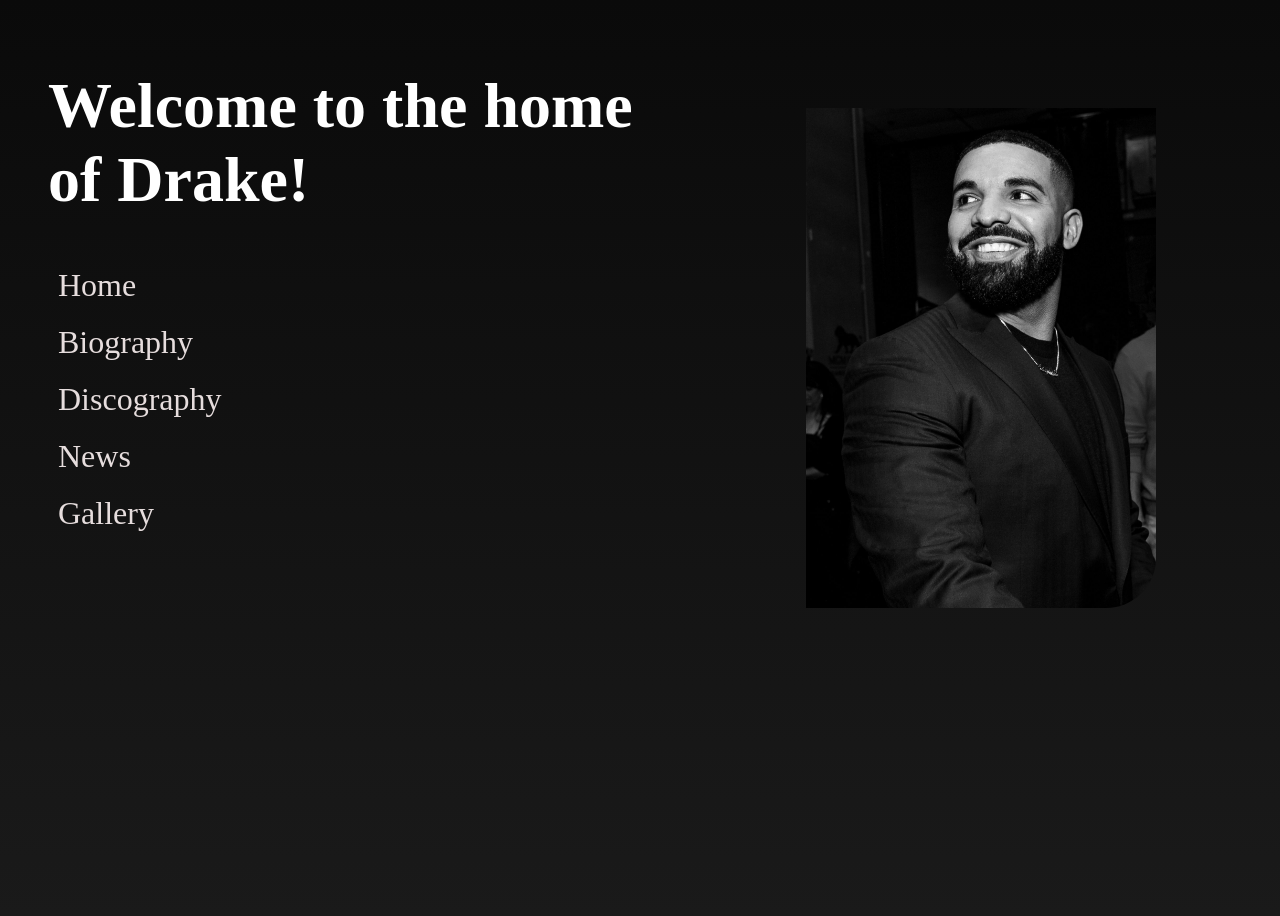
<file: Drake-Bio/index.html>
<!DOCTYPE html>
<html lang="en">
<head>
    <meta charset="UTF-8">
    <meta name="description" content="Drake Fan Website — Discover music, career, and more.">
    <meta name="keywords" content="Drake, music, fan site, albums, news">
    <meta name="viewport" content="width=device-width, initial-scale=1.0">
    <title>Drake Fan Site</title>
    <link rel="stylesheet" href="style.css">
</head>
<body class="home-page">

  <main class="container">
    <div class="left">
    <header>
        <h1>Welcome to the home of Drake!</h1>
        <nav>
          <ul>
          <li><a href="index.html">Home</a></li>
          <li><a href="biography.html">Biography</a></li>
          <li><a href="discography.html">Discography</a></li>
          <li><a href="news.html">News</a></li>
          <li><a href="gallery.html">Gallery</a></li>
          </ul>
        </nav>

    </header>
    </div>

    <div class="right">
      <div class="img-wrapper">
      <img src="images/drake.jpg" alt="Drake">
      </div>
    </div>

  </main>
  
</body>
</html>
</file>
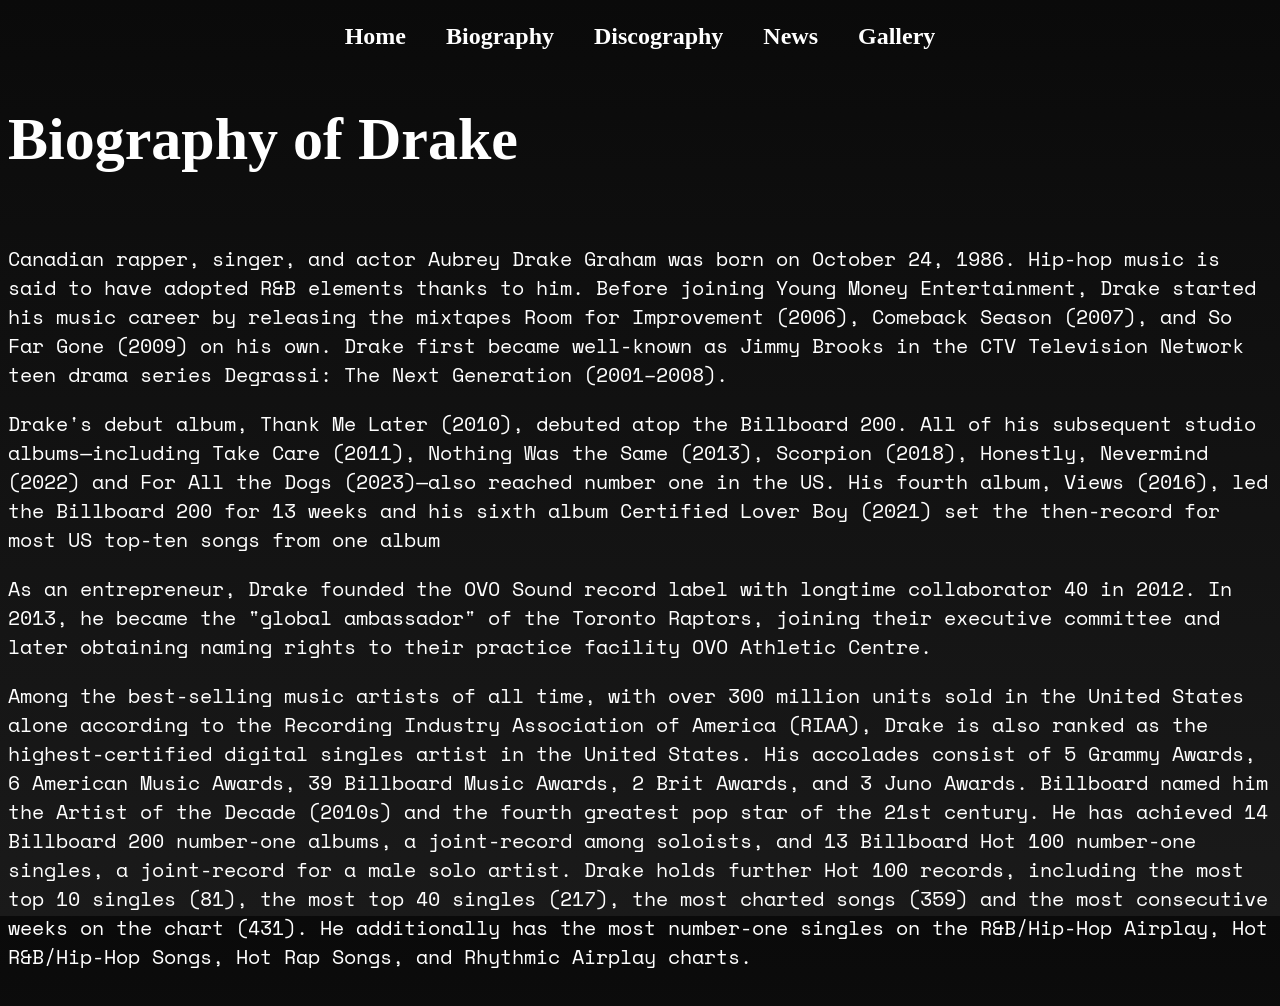
<file: Drake-Bio/biography.html>
<!DOCTYPE html>
<html lang="en">
<head>
    <meta charset="UTF-8">
    <meta name="description" content="Drake Biography — Career, albums, and life.">
    <meta name="keywords" content="Drake, biography, music, albums">
    <meta name="viewport" content="width=device-width, initial-scale=1.0">
    <title>Drake Biography</title>
    <link rel="stylesheet" href="style.css">
    <link rel="preconnect" href="https://fonts.googleapis.com">
<link rel="preconnect" href="https://fonts.gstatic.com" crossorigin>
<link href="https://fonts.googleapis.com/css2?family=Space+Mono&family=Stack+Sans+Headline:wght@200..700&display=swap" rel="stylesheet">
</head>

<body class="bio-page">

  <nav class="main-nav">
    <ul>
      <li><a href="index.html">Home</a></li>
      <li><a href="biography.html">Biography</a></li>
      <li><a href="discography.html">Discography</a></li>
      <li><a href="news.html">News</a></li>
      <li><a href="gallery.html">Gallery</a></li>
    </ul>
  </nav>

<header class="page-header">
    <h1>Biography of Drake</h1>
  </header>

  <main class="container-bio">
  
    <div class="drake-bio">
      <p>
        Canadian rapper, singer, and actor Aubrey Drake Graham was born on October 24, 1986. Hip-hop music is said to have adopted R&B elements thanks to him. Before joining Young Money Entertainment, Drake started his music career by releasing the mixtapes Room for Improvement (2006), Comeback Season (2007), and So Far Gone (2009) on his own. Drake first became well-known as Jimmy Brooks in the CTV Television Network teen drama series Degrassi: The Next Generation (2001–2008).
      </p>
      <p>
        Drake's debut album, Thank Me Later (2010), debuted atop the Billboard 200. All of his subsequent studio albums—including Take Care (2011), Nothing Was the Same (2013), Scorpion (2018), Honestly, Nevermind (2022) and For All the Dogs (2023)—also reached number one in the US. His fourth album, Views (2016), led the Billboard 200 for 13 weeks and his sixth album Certified Lover Boy (2021) set the then-record for most US top-ten songs from one album
      </p>
      <p>
        As an entrepreneur, Drake founded the OVO Sound record label with longtime collaborator 40 in 2012. In 2013, he became the "global ambassador" of the Toronto Raptors, joining their executive committee and later obtaining naming rights to their practice facility OVO Athletic Centre.
      </p>
      <p>
        Among the best-selling music artists of all time, with over 300 million units sold in the United States alone according to the Recording Industry Association of America (RIAA), Drake is also ranked as the highest-certified digital singles artist in the United States. His accolades consist of 5 Grammy Awards, 6 American Music Awards, 39 Billboard Music Awards, 2 Brit Awards, and 3 Juno Awards. Billboard named him the Artist of the Decade (2010s) and the fourth greatest pop star of the 21st century. He has achieved 14 Billboard 200 number-one albums, a joint-record among soloists, and 13 Billboard Hot 100 number-one singles, a joint-record for a male solo artist. Drake holds further Hot 100 records, including the most top 10 singles (81), the most top 40 singles (217), the most charted songs (359) and the most consecutive weeks on the chart (431). He additionally has the most number-one singles on the R&B/Hip-Hop Airplay, Hot R&B/Hip-Hop Songs, Hot Rap Songs, and Rhythmic Airplay charts.
      </p>
    </div>
  </main>

</body>
</file>
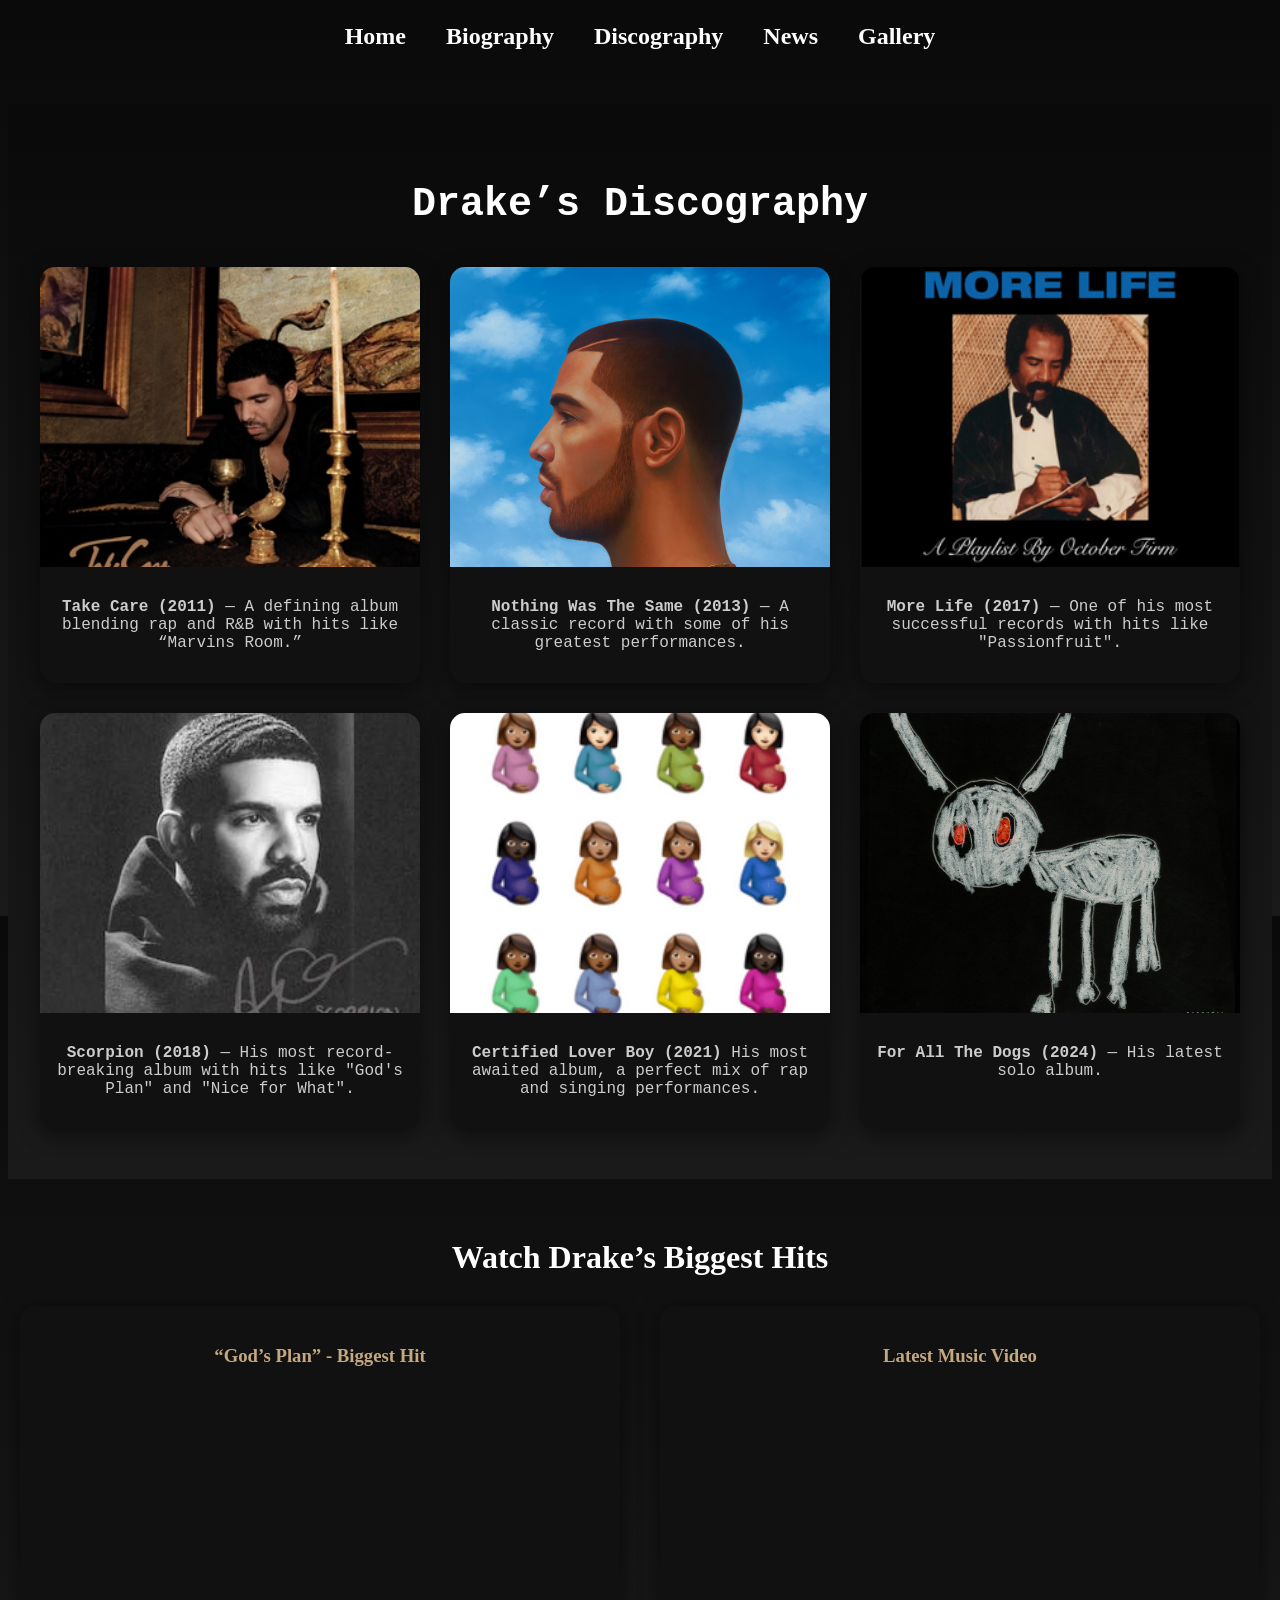
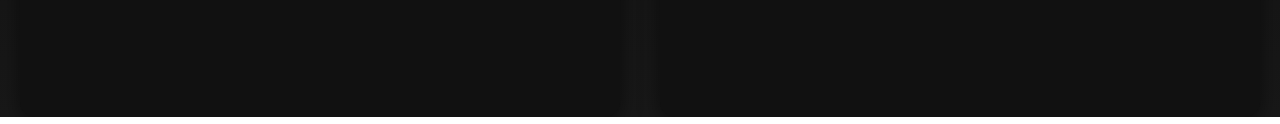
<file: Drake-Bio/discography.html>
<!DOCTYPE html>
<html lang="en">
<head>
  <meta charset="UTF-8">
  <meta name="viewport" content="width=device-width, initial-scale=1.0">
  <title>Drake Discography</title>
  <link rel="stylesheet" href="style.css">
</head>
<body class="discography-page">

    <nav class="main-nav">
      <ul>
        <li><a href="index.html">Home</a></li>
        <li><a href="biography.html">Biography</a></li>
        <li><a href="discography.html">Discography</a></li>
        <li><a href="news.html">News</a></li>
        <li><a href="gallery.html">Gallery</a></li>
      </ul>
    </nav>

  <main class="discography">
    <h1>Drake’s Discography</h1>
    
    <section class="albums-grid">
      <div class="album">
        <img src="images/take-care.jpg">
          <p><strong>Take Care (2011)</strong> — A defining album blending rap and R&B with hits like “Marvins Room.”</p>
      </div>

      <div class="album">
        <img src="images/nothing-was.jpg">
          <p><strong>Nothing Was The Same (2013)</strong> — A classic record with some of his greatest performances.</p>
      </div>

      <div class="album">
        <img src="images/more-life.jpg">
          <p><strong>More Life (2017)</strong> — One of his most successful records with hits like "Passionfruit".</p>
      </div>

      <div class="album">
        <img src="images/scorpion.jpg">
          <p><strong>Scorpion (2018)</strong> — His most record-breaking album with hits like "God's Plan" and "Nice for What".</p>
      </div>

      <div class="album">
        <img src="images/clb.png">
          <p><strong>Certified Lover Boy (2021)</strong> His most awaited album, a perfect mix of rap and singing performances.</p>
      </div>

      <div class="album">
        <img src="images/for-all-the-dogs.jpg">
          <p><strong>For All The Dogs (2024)</strong> — His latest solo album.</p>
      </div>
  </main>

  <section class="videos">
  <h2>Watch Drake’s Biggest Hits</h2>

  <div class="video-container">
    <div class="video">
      <h3>“God’s Plan” - Biggest Hit</h3>
        <iframe width="560" height="315" src="https://www.youtube.com/embed/xpVfcZ0ZcFM?si=F_ekR3CLcP32u03n" title="YouTube video player" frameborder="0" allow="accelerometer; autoplay; clipboard-write; encrypted-media; gyroscope; picture-in-picture; web-share" referrerpolicy="strict-origin-when-cross-origin" allowfullscreen></iframe>
    </div>

    <div class="video">
      <h3>Latest Music Video</h3>
        <iframe width="560" height="315" src="https://www.youtube.com/embed/weU76DGHKU0?si=7qFLh8KpsQio1sAc" title="YouTube video player" frameborder="0" allow="accelerometer; autoplay; clipboard-write; encrypted-media; gyroscope; picture-in-picture; web-share" referrerpolicy="strict-origin-when-cross-origin" allowfullscreen></iframe>
      </div>
    </div>
</section>

</body>
</html>
</file>
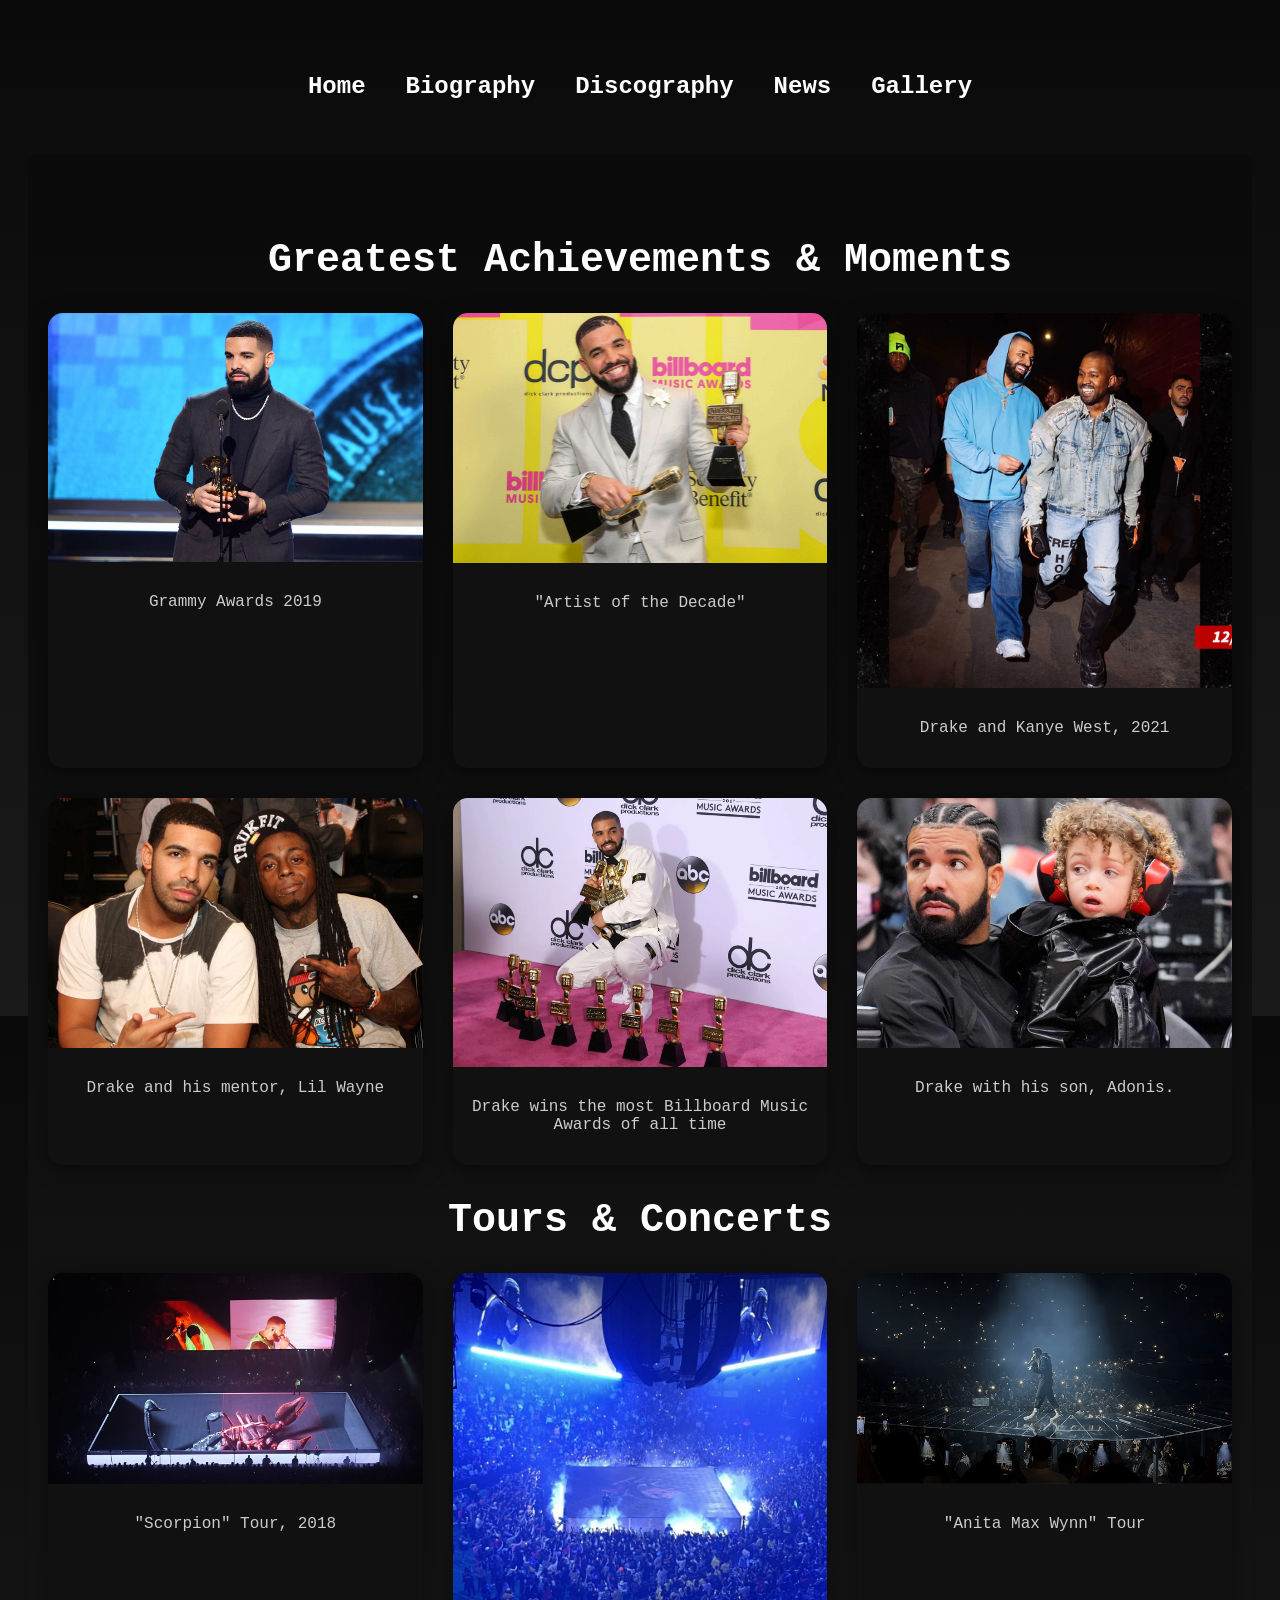
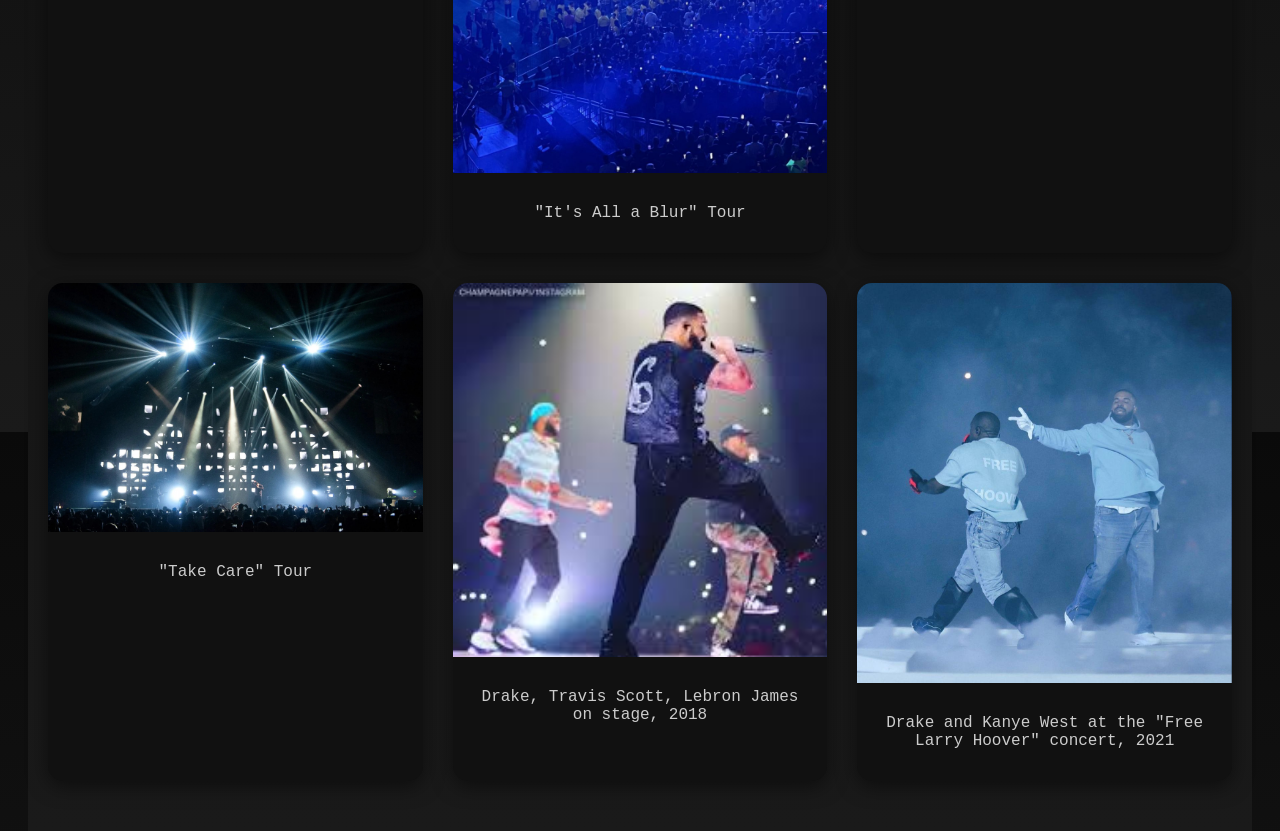
<file: Drake-Bio/gallery.html>
<!DOCTYPE html>
<html lang="en">
<head>
    <meta charset="UTF-8">
    <meta name="description" content="Drake Fan Website — Latest news and updates.">
    <meta name="keywords" content="Drake, news, updates, music, fan site">
    <meta name="viewport" content="width=device-width, initial-scale=1.0">
    <title>Drake Fan Site - News</title>
    <link rel="stylesheet" href="style.css">
</head>

<body class="gallery-page">

  <nav class="main-nav">
    <ul>
      <li><a href="index.html">Home</a></li>
      <li><a href="biography.html">Biography</a></li>
      <li><a href="discography.html">Discography</a></li>
      <li><a href="news.html">News</a></li>
      <li><a href="gallery.html">Gallery</a></li>
    </ul>
  </nav>

  <main class="gallery-page">

    <section class="gallery-section achievements">
      <h1>Greatest Achievements & Moments</h1>
      <div class="gallery-grid">
        <div class="gallery-item">
          <img src="images/drake-grammy.jpg" alt="Drake receiving award 1">
          <p>Grammy Awards 2019</p>
        </div>
        <div class="gallery-item">
          <img src="images/drake-billboard.jpg" alt="Drake receiving award 2">
          <p>"Artist of the Decade"</p>
        </div>
        <div class="gallery-item">
          <img src="images/drake-ye.jpg" alt="Drake Kanye">
          <p>Drake and Kanye West, 2021</p>
        </div>
        <div class="gallery-item">
          <img src="images/drake-wayne.jpg" alt="Drake Wayne">
          <p>Drake and his mentor, Lil Wayne</p>
        </div>
        <div class="gallery-item">
          <img src="images/drake-awards.jpg" alt="Drake Billboard">
          <p>Drake wins the most Billboard Music Awards of all time</p>
        </div>
        <div class="gallery-item">
          <img src="images/drake-son.jpg" alt="Drake Son">
          <p>Drake with his son, Adonis.</p>
        </div>
      </div>
    </section>

    <section class="gallery-section tours">
      <h1>Tours & Concerts</h1>
      <div class="gallery-grid">
        <div class="gallery-item">
          <img src="images/drake-scorpion.jpg" alt="Drake on tour 1">
          <p>"Scorpion" Tour, 2018 </p>
        </div>
        <div class="gallery-item">
          <img src="images/drake-blur.jpeg" alt="Drake on tour 2">
          <p>"It's All a Blur" Tour</p>
        </div>
        <div class="gallery-item">
          <img src="images/anita.jpg" alt="Drake on tour 3">
          <p>"Anita Max Wynn" Tour</p>
        </div>
        <div class="gallery-item">
          <img src="images/tk-tour.jpg" alt="Drake on tour 3">
          <p>"Take Care" Tour</p>
        </div>
        <div class="gallery-item">
          <img src="images/bron-trav.jpg" alt="Drake on tour 3">
          <p>Drake, Travis Scott, Lebron James on stage, 2018</p>
        </div>
        <div class="gallery-item">
          <img src="images/hoover.jpg" alt="Drake on tour 3">
          <p>Drake and Kanye West at the "Free Larry Hoover" concert, 2021</p>
        </div>
      </div>
    </section>

  </main>
</body>
</file>
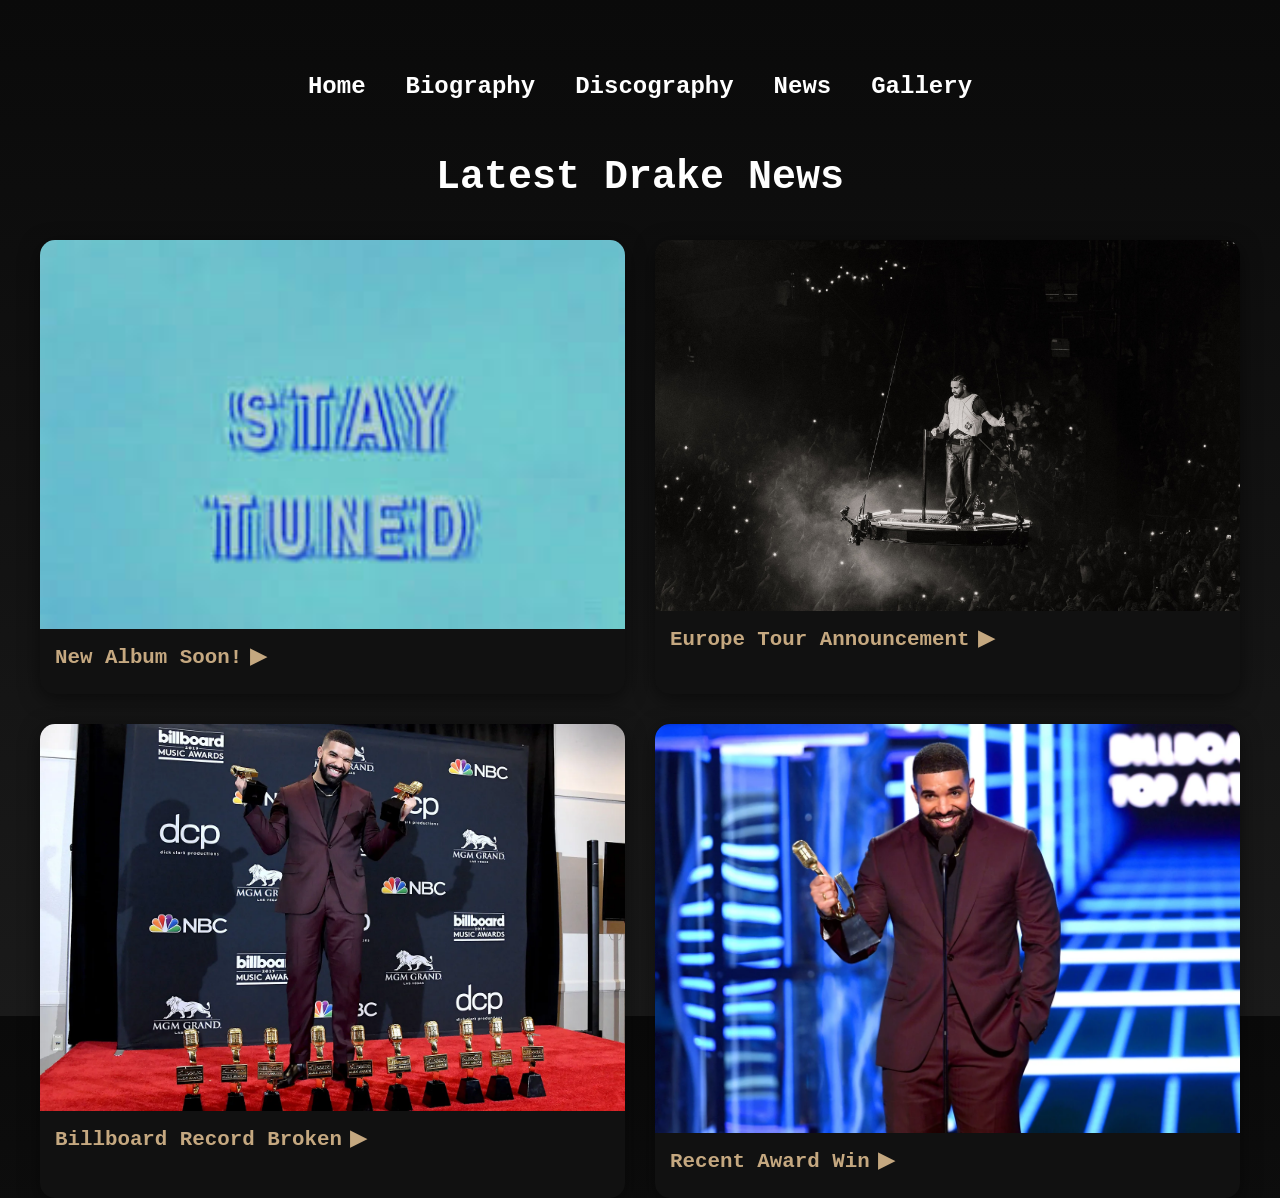
<file: Drake-Bio/news.html>
<!DOCTYPE html>
<html lang="en">
<head>
    <meta charset="UTF-8">
    <meta name="description" content="Drake Fan Website — Latest news and updates.">
    <meta name="keywords" content="Drake, news, updates, music, fan site">
    <meta name="viewport" content="width=device-width, initial-scale=1.0">
    <title>Drake Fan Site - News</title>
    <link rel="stylesheet" href="style.css">
</head>
<body class="news-page">

    <nav class="main-nav">
        <ul>
            <li><a href="index.html">Home</a></li>
            <li><a href="biography.html">Biography</a></li>
            <li><a href="discography.html">Discography</a></li>
            <li><a href="news.html">News</a></li>
            <li><a href="gallery.html">Gallery</a></li>
        </ul>
    </nav>

    <header class="page-header">
        <h1>Latest Drake News</h1>
    </header>

    <main>
        <section class="news-grid">

            <article class="news-item">
                <img src="images/iceman.jpg" alt="Drake Night Owl cover">
                <details>
                    <summary>New Album Soon!<span class="expand-symbol">▶</span></summary>
                    <p class="date">Oct 10, 2025</p>
                    <p>From the beggining of the year, Drake has been teasing his upcoming album "ICEMAN". His rollout has been extraordinary, promoting the album through livestreams with snippets of the song playing throughout the stream! It is set to release in late 2025.</p>
                </details>
            </article>

            <article class="news-item">
                <img src="images/tour.jpg" alt="Drake Tour">
                <details>
                    <summary>Europe Tour Announcement<span class="expand-symbol">▶</span></summary>
                    <p class="date">Sep 25, 2025</p>
                    <p>Drake announces his 2026 Europe tour, hitting major cities in Europe. Tickets go on sale next week, and fans are excited to see new stage production and live performances.</p>
                </details>
            </article>

            <article class="news-item">
                <img src="images/billboard.jpg" alt="Billboard Chart">
                <details>
                    <summary>Billboard Record Broken<span class="expand-symbol">▶</span></summary>
                    <p class="date">Aug 15, 2025</p>
                    <p>Drake continues to make history on the Billboard charts! He now holds the record for the most top 10 singles by a solo artist, as well as multiple other chart records including most weeks on the Hot 100. Fans and industry experts alike are celebrating this milestone as a testament to his incredible consistency and influence in the music industry. This achievement cements Drake’s legacy as one of the most successful artists of the 21st century.</p>
                </details>
            </article>

            <article class="news-item">
                <img src="images/award.jpg" alt="Award">
                <details>
                    <summary>Recent Award Win<span class="expand-symbol">▶</span></summary>
                    <p class="date">Jul 5, 2025</p>
                    <p>Drake recently received several prestigious music awards, recognizing his impact and success over the past year. Fans and critics alike praised his achievements, highlighting his versatility as an artist and his ability to connect with audiences worldwide. These accolades further solidify his position as one of the most influential figures in modern music.</p>
                </details>
            </article>

        </section>
    </main>

</body>
</html>
</file>
<file: Drake-Bio/style.css>
body{
  background-color:  #0A0A0A;
  background: linear-gradient(180deg, #0a0a0a, #1a1a1a);
  color: white;
  height: 100vh;
}

.home-page * {
  margin: 0;
  padding: 0;
}

.home-page .container{
  display: flex;
  flex-direction: row;
}

.home-page .left{
  flex: 1;
  display: flex;
  justify-content: center;
  flex-direction: column;
  align-items: center;
}

.home-page header h1{
  font-size: 4em;
  margin-bottom: 20px;
  padding-left: 40px;
}

.home-page nav ul {
  list-style-type: none;
  padding: 30px 0 0 50px;
}

.home-page nav ul li {
  margin-bottom: 20px;
}

.home-page  ul li a{
  text-decoration: none;
  color: rgb(230, 221, 221);
  font-size: 2em;
  transition: color 0.3s;
}

.home-page nav ul li a:hover {
  color: #c5a880;
}

.home-page .right {
    flex: 1;                
    display: flex;
    align-items: center;
    justify-content: center;
    flex-direction: column;
    padding-top: 50px 40px;
}

.home-page .right img {
    height: 500px;
    width: 350px;
    padding: 100px 0 0 50px;
    border-radius: 50px;
}

.bio-page .page-header{
  font-size: 30px;
}

.bio-page .main-nav, 
.discography-page .main-nav, 
.news-page .main-nav, 
.gallery-page .main-nav{
  width: 100%;
  padding: 15px 0;
  text-align: center;
  margin-bottom: 40px; 
}

.bio-page .main-nav ul, 
.discography-page .main-nav ul,
.news-page .main-nav ul,
.gallery-page .main-nav ul {
  display: flex;           
  justify-content: center; 
  list-style: none;
  padding: 0;
  margin: 0;
}

.bio-page .main-nav ul li,
.discography-page .main-nav ul li,
.news-page .main-nav ul li,
.gallery-page .main-nav ul li {
  margin: 0 20px;          
}

.bio-page .main-nav ul li a, 
.discography-page .main-nav ul li a, 
.news-page .main-nav ul li a,
.gallery-page .main-nav ul li a{
  text-decoration: none;
  color: #FFFFFF;
  font-weight: bold;
  font-size: 1.5em;
  transition: color 0.3s;
}

.bio-page .main-nav ul li a:hover,
.discography-page .main-nav ul li a:hover,
.news-page .main-nav ul li a:hover,
.gallery-page .main-nav ul li a:hover {
  color: #C5A880;          
}

.bio-page .drake-bio{
  font-size: 20px;
  font-family: 'Space Mono', monospace;
  padding: 10px 0 15px 0;
}

.discography {
  font-family: 'Space Mono', monospace;
  color: #fff;
  background: linear-gradient(180deg, #0a0a0a, #1a1a1a);
  text-align: center;
  padding: 50px 20px;
  min-height: 100vh;
}

.discography h1 {
  font-size: 2.5rem;
  margin-bottom: 40px;
}

.discography .albums-grid {
  display: grid;
  grid-template-columns: repeat(3, 1fr); /* 3 columns */
  gap: 30px;
  max-width: 1200px;
  margin: auto;
}

.discography .album {
  background-color: #111;
  border-radius: 15px;
  overflow: hidden;
  box-shadow: 0 5px 20px rgba(0,0,0,0.5);
  transition: transform 0.3s, box-shadow 0.3s;
}

.discography .album:hover {
  transform: translateY(-5px);
  box-shadow: 0 10px 25px rgba(0,0,0,0.7);
}

.discography .album img {
  width: 100%;
  display: block;
}

.discography .album p {
  padding: 15px;
  font-size: 1rem;
  color: #ccc;
  text-align: center;
}

.discography .album img {
  width: 100%;          
  height: 300px;        
  object-fit: cover;    
}

.videos {
  margin-top: 60px;
  text-align: center;
}

.videos h2 {
  font-size: 2rem;
  margin-bottom: 30px;
  color: #fff;
}

.videos .video-container {
  display: flex;
  justify-content: center;
  flex-wrap: wrap; 
  gap: 40px;
}

.videos .video {
  background-color: #111;
  padding: 20px;
  border-radius: 15px;
  box-shadow: 0 5px 20px rgba(0,0,0,0.5);
  max-width: 560px;
  flex: 1 1 45%; 
}

.videos .video iframe{
  width: 100%;
  height: 315px;
  display: block;
}

.videos .video h3 {
  color: #c5a880; 
  margin-bottom: 15px;
}

@media (max-width: 900px) {
  .videos .video {
    flex: 1 1 100%; /* stack videos vertically */
  }
}

.news-page {
    font-family: 'Space Mono', monospace;
    background: linear-gradient(180deg, #0a0a0a, #1a1a1a);
    color: #fff;
    padding: 50px 20px;
    min-height: 100vh;
    text-align: center;
}

.news-page .page-header h1 {
    font-size: 2.5rem;
    margin-bottom: 40px;
}

.news-page .news-grid {
    display: grid;
    grid-template-columns: repeat(2, 1fr);
    gap: 30px;
    max-width: 1200px;
    margin: auto;
}

.news-page .news-item {
    background-color: #111;
    border-radius: 15px;
    overflow: hidden;
    box-shadow: 0 5px 20px rgba(0,0,0,0.5);
    transition: transform 0.3s, box-shadow 0.3s;
    text-align: left;
}

.news-page .news-item:hover {
    transform: translateY(-5px);
    box-shadow: 0 10px 25px rgba(0,0,0,0.7);
}

.news-page .news-item img {
    width: 100%;
    display: block;
}

.news-page .news-item details {
    padding: 15px;
}

.news-page .news-item summary {
    font-size: 1.3rem;
    font-weight: bold;
    cursor: pointer;
    color: #c5a880;
    margin-bottom: 10px;
    list-style: none; 
}

.news-page .news-item p {
    font-size: 1rem;
    color: #ccc;
    margin-top: 10px;
}

.news-page .news-item .date {
    font-size: 0.9rem;
    color: #888;
    margin-bottom: 10px;
}

.news-item .expand-symbol {
  margin-left: 8px;
  display: inline-block;
  transition: transform 0.3s;
}

.news-item details[open] .expand-symbol {
  transform: rotate(90deg); 
}

.gallery-page {
  font-family: 'Space Mono', monospace;
  color: #fff;
  background: linear-gradient(180deg, #0a0a0a, #1a1a1a);
  text-align: center;
  padding: 50px 20px;
  min-height: 100vh;
}

.gallery-page .gallery-section h1 {
  font-size: 2.5rem;
  margin-bottom: 30px;
}

.gallery-page .gallery-grid {
  display: grid;
  grid-template-columns: repeat(3, 1fr); 
  gap: 30px;
  max-width: 1200px;
  margin: auto;
}

.gallery-page .gallery-item {
  background-color: #111;
  border-radius: 15px;
  overflow: hidden;
  box-shadow: 0 5px 20px rgba(0,0,0,0.5);
  transition: transform 0.3s, box-shadow 0.3s;
}

.gallery-page .gallery-item:hover {
  transform: translateY(-5px);
  box-shadow: 0 10px 25px rgba(0,0,0,0.7);
}

.gallery-page .gallery-item img {
  width: 100%;
  display: block;
}

.gallery-page .gallery-item p {
  padding: 15px;
  font-size: 1rem;
  color: #ccc;
  text-align: center;
}
</file>
